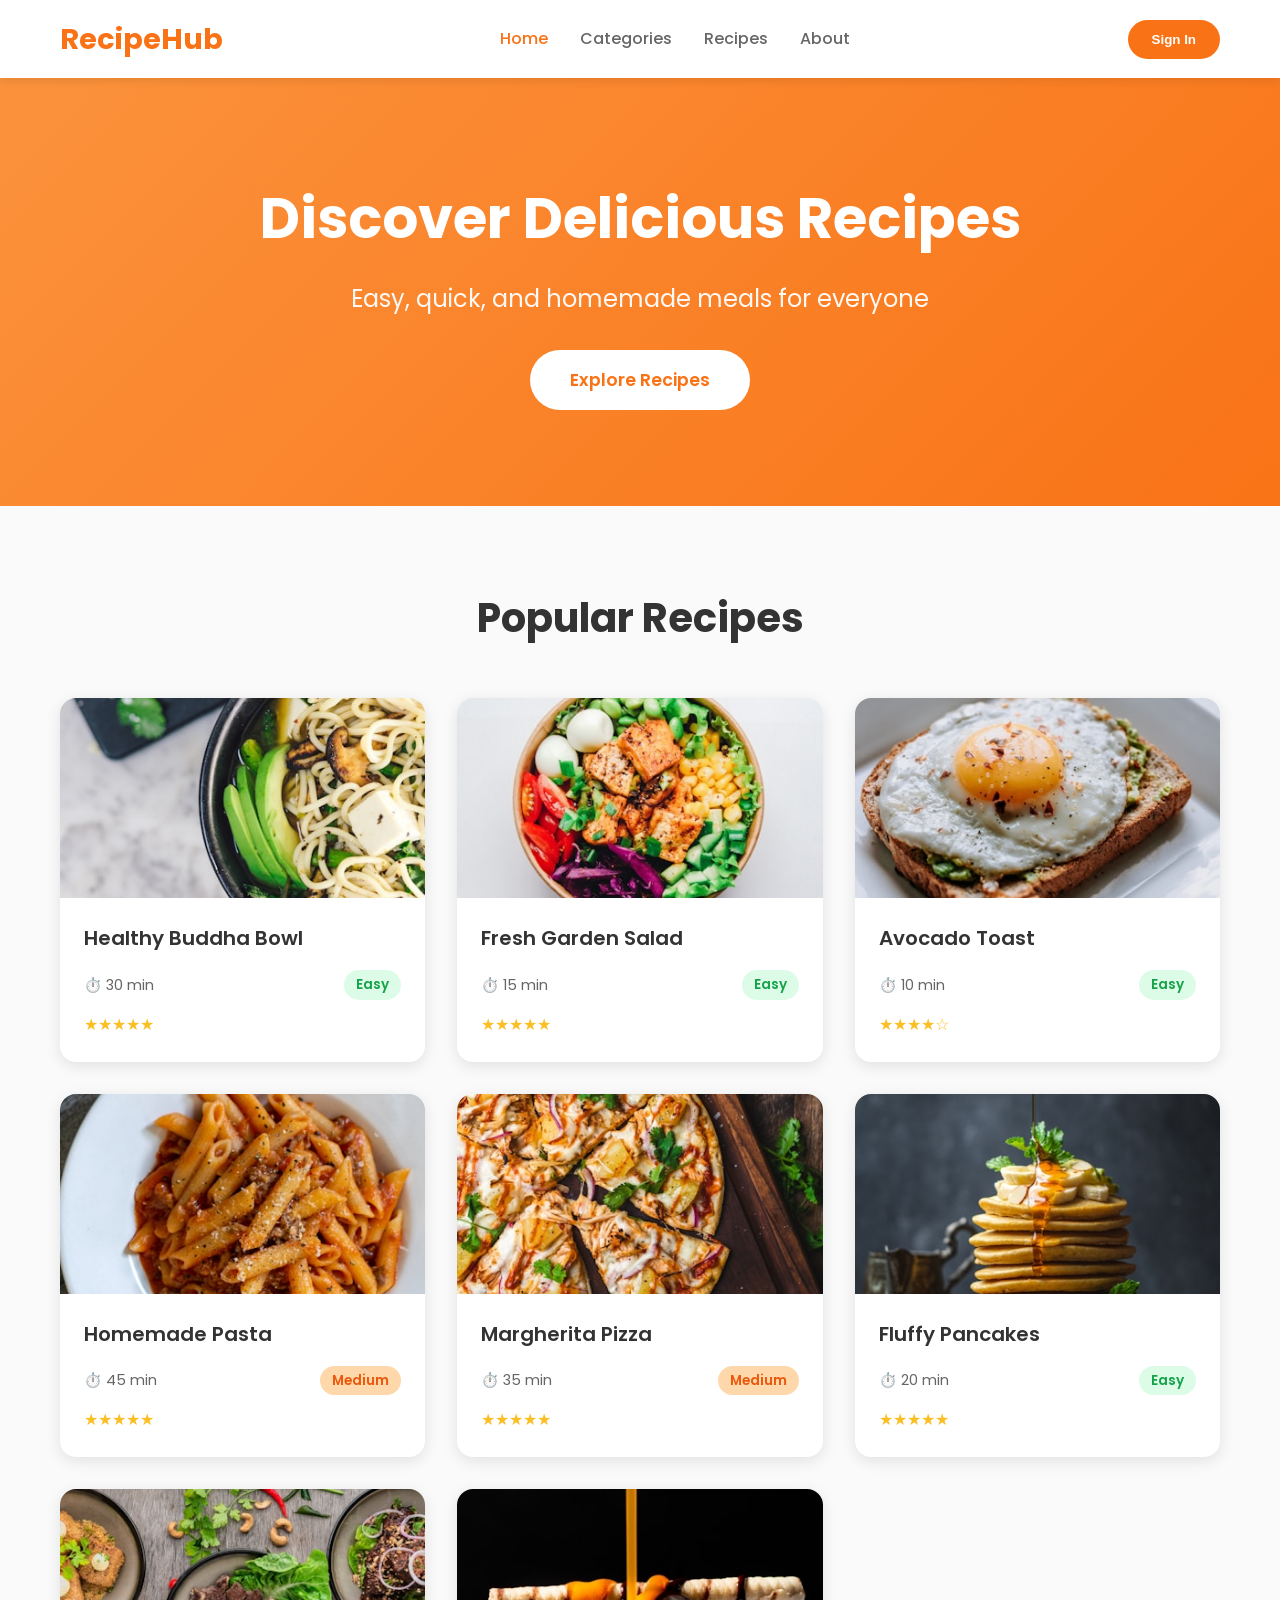
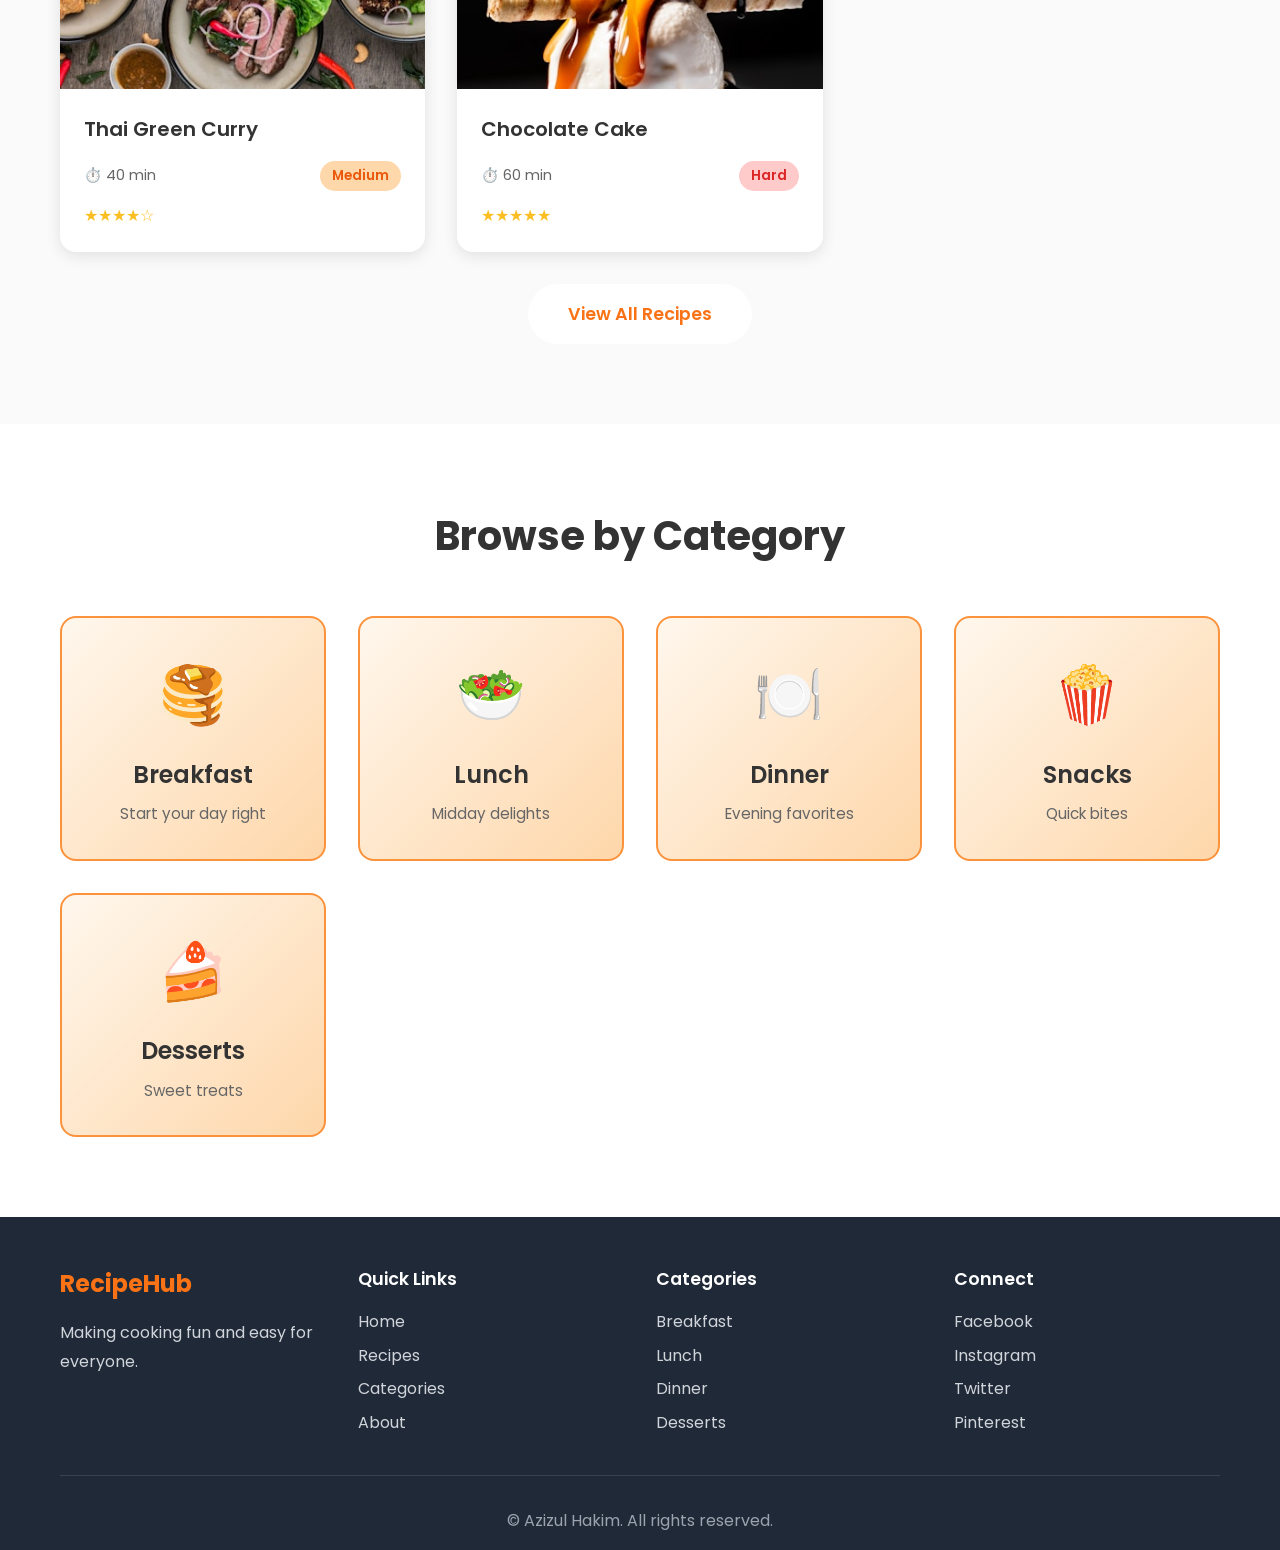
<file: index.html>
<!DOCTYPE html>
<html lang="en">
<head>
    <meta charset="UTF-8">
    <meta name="viewport" content="width=device-width, initial-scale=1.0">
    <title>RecipeHub - Home</title>
    <link rel="stylesheet" href="styles.css">
    <link href="https://fonts.googleapis.com/css2?family=Poppins:wght@400;500;600;700&display=swap" rel="stylesheet">
</head>
<body>
    
    <!-- Navigation bar -->
    <nav class="navbar">
        <div class="container">
            <div class="nav-content">
                <a href="index.html" class="logo" style="text-decoration: none;">RecipeHub</a>
                <ul class="nav-links">
                    <li><a href="index.html" class="active">Home</a></li>
                    <li><a href="categories.html">Categories</a></li>
                    <li><a href="recipes.html">Recipes</a></li>
                    <li><a href="about.html">About</a></li>
                </ul>
                <button class="btn-primary">Sign In</button>
            </div>
        </div>
    </nav>

    <!-- hero section with big title -->
    <section class="hero">
        <div class="container">
            <div class="hero-content">
                <h1>Discover Delicious Recipes</h1>
                <p>Easy, quick, and homemade meals for everyone</p>
                <a href="recipes.html" class="btn-hero">Explore Recipes</a>
            </div>
        </div>
    </section>

    <!-- Popular recipes section -->
    <section class="recipes-section">
        <div class="container">
            <h2 class="section-title">Popular Recipes</h2>
            <div class="recipe-grid">
                
                <a href="recipe-details.html" style="text-decoration: none; color: inherit;">
                    <div class="recipe-card">
                        <div class="recipe-image">
                            <img src="Images/healthy salad.jpg" alt="Healthy Buddha Bowl">
                        </div>
                        <div class="recipe-content">
                            <h3>Healthy Buddha Bowl</h3>
                            <div class="recipe-meta">
                                <span class="time">⏱️ 30 min</span>
                                <span class="difficulty easy">Easy</span>
                            </div>
                            <div class="rating"><span>★★★★★</span></div>
                        </div>
                    </div>
                </a>

                <a href="recipe-details.html" style="text-decoration: none; color: inherit;">
                    <div class="recipe-card">
                        <div class="recipe-image">
                            <img src="Images/garden salad.jpg" alt="Fresh Garden Salad">
                        </div>
                        <div class="recipe-content">
                            <h3>Fresh Garden Salad</h3>
                            <div class="recipe-meta">
                                <span class="time">⏱️ 15 min</span>
                                <span class="difficulty easy">Easy</span>
                            </div>
                            <div class="rating"><span>★★★★★</span></div>
                        </div>
                    </div>
                </a>

                <a href="recipe-details.html" style="text-decoration: none; color: inherit;">
                    <div class="recipe-card">
                        <div class="recipe-image">
                            <img src="Images/avocado toast.jpg" alt="Avocado Toast">
                        </div>
                        <div class="recipe-content">
                            <h3>Avocado Toast</h3>
                            <div class="recipe-meta">
                                <span class="time">⏱️ 10 min</span>
                                <span class="difficulty easy">Easy</span>
                            </div>
                            <div class="rating"><span>★★★★☆</span></div>
                        </div>
                    </div>
                </a>

                <a href="recipe-details.html" style="text-decoration: none; color: inherit;">
                    <div class="recipe-card">
                        <div class="recipe-image">
                            <img src="Images/homemade pasta.jpg" alt="Homemade Pasta">
                        </div>
                        <div class="recipe-content">
                            <h3>Homemade Pasta</h3>
                            <div class="recipe-meta">
                                <span class="time">⏱️ 45 min</span>
                                <span class="difficulty medium">Medium</span>
                            </div>
                            <div class="rating"><span>★★★★★</span></div>
                        </div>
                    </div>
                </a>

                <a href="recipe-details.html" style="text-decoration: none; color: inherit;">
                    <div class="recipe-card">
                        <div class="recipe-image">
                            <img src="Images/margherita pizza.jpg" alt="Margherita Pizza">
                        </div>
                        <div class="recipe-content">
                            <h3>Margherita Pizza</h3>
                            <div class="recipe-meta">
                                <span class="time">⏱️ 35 min</span>
                                <span class="difficulty medium">Medium</span>
                            </div>
                            <div class="rating"><span>★★★★★</span></div>
                        </div>
                    </div>
                </a>

                <a href="recipe-details.html" style="text-decoration: none; color: inherit;">
                    <div class="recipe-card">
                        <div class="recipe-image">
                            <img src="Images/fluffy pancakes.jpg" alt="Pancake Stack">
                        </div>
                        <div class="recipe-content">
                            <h3>Fluffy Pancakes</h3>
                            <div class="recipe-meta">
                                <span class="time">⏱️ 20 min</span>
                                <span class="difficulty easy">Easy</span>
                            </div>
                            <div class="rating"><span>★★★★★</span></div>
                        </div>
                    </div>
                </a>

                <a href="recipe-details.html" style="text-decoration: none; color: inherit;">
                    <div class="recipe-card">
                        <div class="recipe-image">
                            <img src="Images/thai green curry.jpg" alt="Thai Green Curry">
                        </div>
                        <div class="recipe-content">
                            <h3>Thai Green Curry</h3>
                            <div class="recipe-meta">
                                <span class="time">⏱️ 40 min</span>
                                <span class="difficulty medium">Medium</span>
                            </div>
                            <div class="rating"><span>★★★★☆</span></div>
                        </div>
                    </div>
                </a>

                <a href="recipe-details.html" style="text-decoration: none; color: inherit;">
                    <div class="recipe-card">
                        <div class="recipe-image">
                            <img src="Images/chocolate cake.jpg" alt="Chocolate Cake">
                        </div>
                        <div class="recipe-content">
                            <h3>Chocolate Cake</h3>
                            <div class="recipe-meta">
                                <span class="time">⏱️ 60 min</span>
                                <span class="difficulty hard">Hard</span>
                            </div>
                            <div class="rating"><span>★★★★★</span></div>
                        </div>
                    </div>
                </a>

            </div>
            <div style="text-align: center; margin-top: 2rem;">
                <a href="recipes.html" class="btn-hero">View All Recipes</a>
            </div>
        </div>
    </section>

    <!-- categories section -->
    <section class="categories-section">
        <div class="container">
            <h2 class="section-title">Browse by Category</h2>
            <div class="categories-grid">
                <a href="categories.html" class="category-card">
                    <div class="category-icon">🥞</div>
                    <h3>Breakfast</h3>
                    <p>Start your day right</p>
                </a>
                <a href="categories.html" class="category-card">
                    <div class="category-icon">🥗</div>
                    <h3>Lunch</h3>
                    <p>Midday delights</p>
                </a>
                <a href="categories.html" class="category-card">
                    <div class="category-icon">🍽️</div>
                    <h3>Dinner</h3>
                    <p>Evening favorites</p>
                </a>
                <a href="categories.html" class="category-card">
                    <div class="category-icon">🍿</div>
                    <h3>Snacks</h3>
                    <p>Quick bites</p>
                </a>
                <a href="categories.html" class="category-card">
                    <div class="category-icon">🍰</div>
                    <h3>Desserts</h3>
                    <p>Sweet treats</p>
                </a>
            </div>
        </div>
    </section>

    <!-- Footer section -->
    <footer class="footer">
        <div class="container">
            <div class="footer-content">
                <div class="footer-section">
                    <h3>RecipeHub</h3>
                    <p>Making cooking fun and easy for everyone.</p>
                </div>
                <div class="footer-section">
                    <h4>Quick Links</h4>
                    <ul>
                        <li><a href="index.html">Home</a></li>
                        <li><a href="recipes.html">Recipes</a></li>
                        <li><a href="categories.html">Categories</a></li>
                        <li><a href="about.html">About</a></li>
                    </ul>
                </div>
                <div class="footer-section">
                    <h4>Categories</h4>
                    <ul>
                        <li><a href="categories.html">Breakfast</a></li>
                        <li><a href="categories.html">Lunch</a></li>
                        <li><a href="categories.html">Dinner</a></li>
                        <li><a href="categories.html">Desserts</a></li>
                    </ul>
                </div>
                <div class="footer-section">
                    <h4>Connect</h4>
                    <ul>
                        <li><a href="#">Facebook</a></li>
                        <li><a href="#">Instagram</a></li>
                        <li><a href="#">Twitter</a></li>
                        <li><a href="#">Pinterest</a></li>
                    </ul>
                </div>
            </div>
            <div class="footer-bottom">
                <p>&copy; Azizul Hakim. All rights reserved.</p>
            </div>
        </div>
    </footer>
    
</body>
</html>
</file>
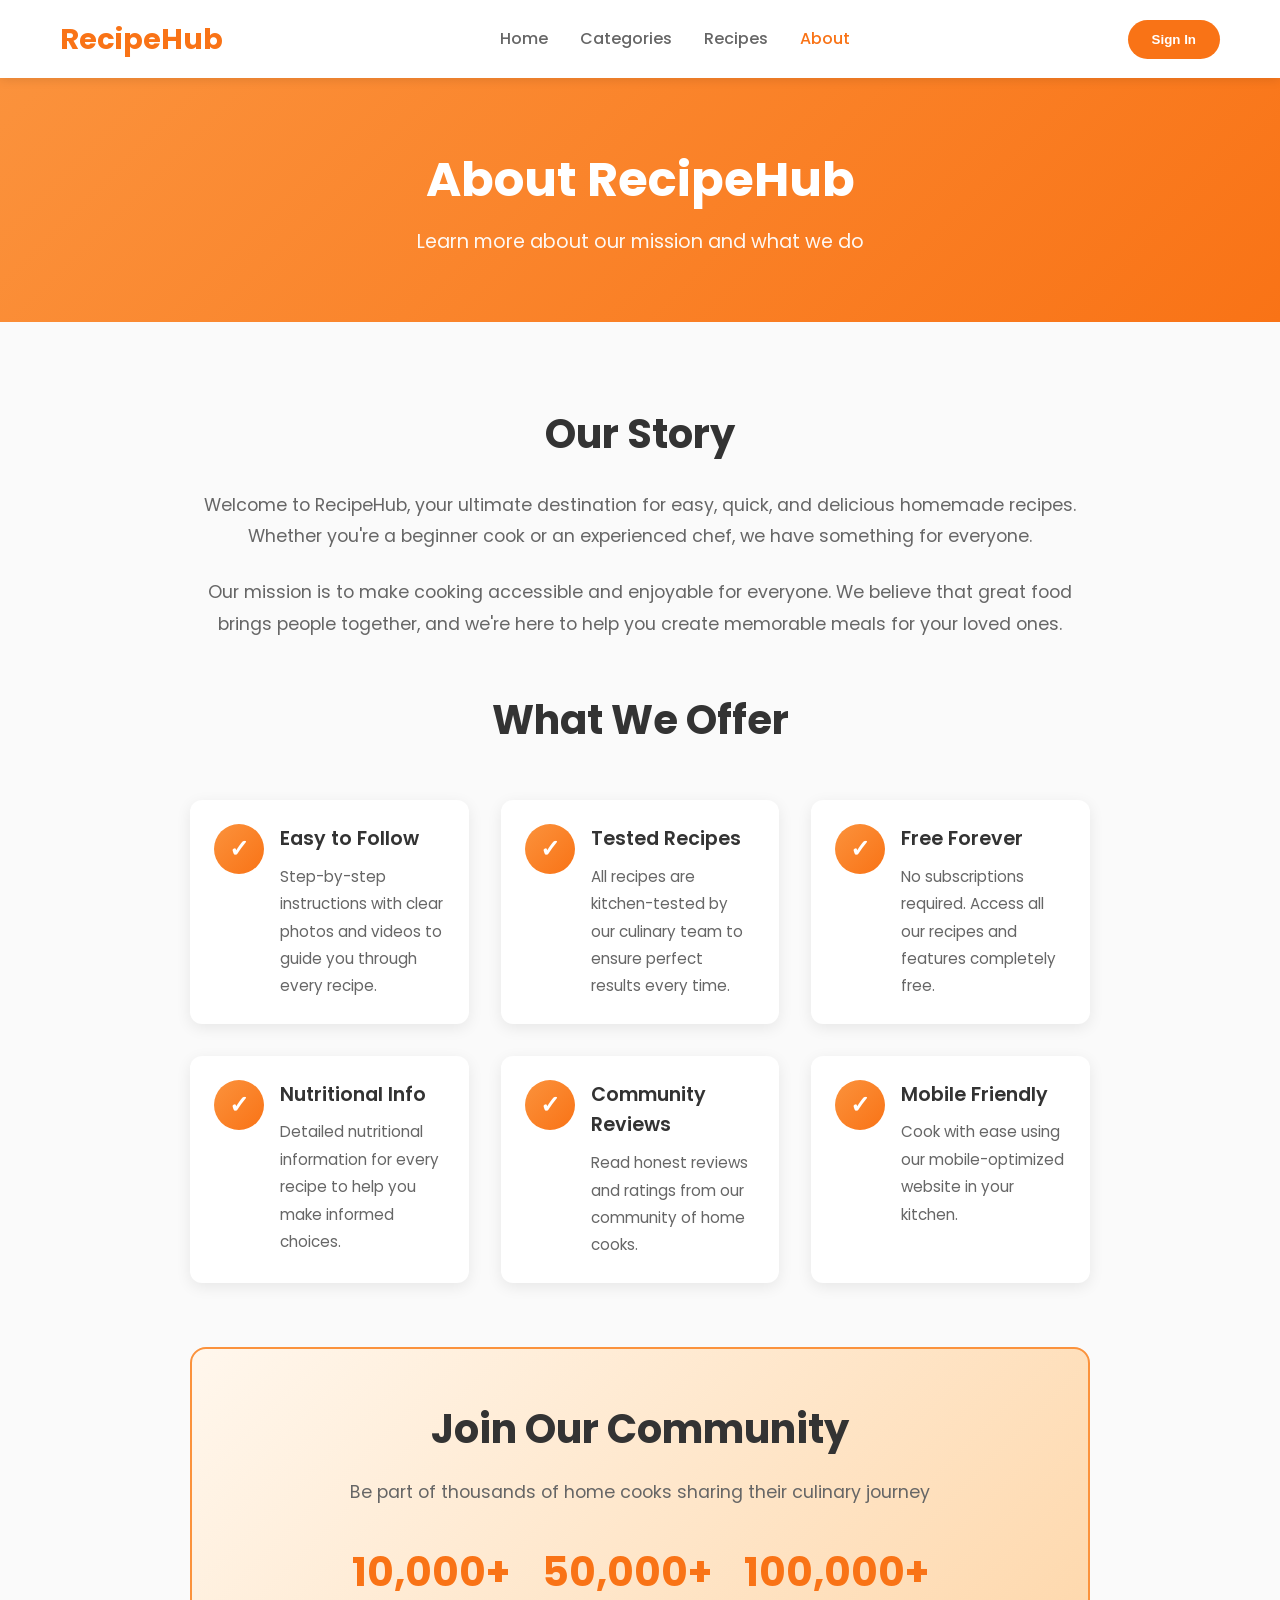
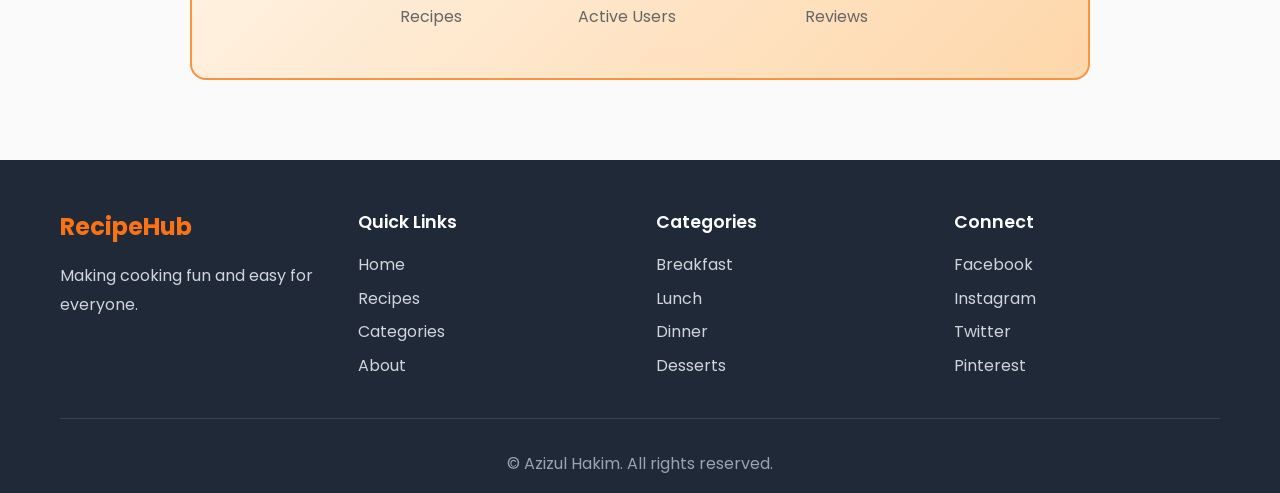
<file: about.html>
<!DOCTYPE html>
<html lang="en">
<head>
    <meta charset="UTF-8">
    <meta name="viewport" content="width=device-width, initial-scale=1.0">
    <title>About Us - RecipeHub</title>
    <link rel="stylesheet" href="styles.css">
    <link href="https://fonts.googleapis.com/css2?family=Poppins:wght@400;500;600;700&display=swap" rel="stylesheet">
</head>
<body>
    
    <nav class="navbar">
        <div class="container">
            <div class="nav-content">
                <a href="index.html" class="logo" style="text-decoration: none;">RecipeHub</a>
                <ul class="nav-links">
                    <li><a href="index.html">Home</a></li>
                    <li><a href="categories.html">Categories</a></li>
                    <li><a href="recipes.html">Recipes</a></li>
                    <li><a href="about.html" class="active">About</a></li>
                </ul>
                <button class="btn-primary">Sign In</button>
            </div>
        </div>
    </nav>

    <section class="page-header">
        <div class="container">
            <h1>About RecipeHub</h1>
            <p>Learn more about our mission and what we do</p>
        </div>
    </section>

    <section class="about-section">
        <div class="container">
            <div class="about-content">
                <h2>Our Story</h2>
                <p>Welcome to RecipeHub, your ultimate destination for easy, quick, and delicious homemade recipes. Whether you're a beginner cook or an experienced chef, we have something for everyone.</p>
                <p>Our mission is to make cooking accessible and enjoyable for everyone. We believe that great food brings people together, and we're here to help you create memorable meals for your loved ones.</p>
                
                <h2 style="margin-top: 3rem;">What We Offer</h2>
                <div class="features">
                    
                    <div class="feature">
                        <div class="feature-icon">✓</div>
                        <div>
                            <h4>Easy to Follow</h4>
                            <p>Step-by-step instructions with clear photos and videos to guide you through every recipe.</p>
                        </div>
                    </div>

                    <div class="feature">
                        <div class="feature-icon">✓</div>
                        <div>
                            <h4>Tested Recipes</h4>
                            <p>All recipes are kitchen-tested by our culinary team to ensure perfect results every time.</p>
                        </div>
                    </div>

                    <div class="feature">
                        <div class="feature-icon">✓</div>
                        <div>
                            <h4>Free Forever</h4>
                            <p>No subscriptions required. Access all our recipes and features completely free.</p>
                        </div>
                    </div>

                    <div class="feature">
                        <div class="feature-icon">✓</div>
                        <div>
                            <h4>Nutritional Info</h4>
                            <p>Detailed nutritional information for every recipe to help you make informed choices.</p>
                        </div>
                    </div>

                    <div class="feature">
                        <div class="feature-icon">✓</div>
                        <div>
                            <h4>Community Reviews</h4>
                            <p>Read honest reviews and ratings from our community of home cooks.</p>
                        </div>
                    </div>

                    <div class="feature">
                        <div class="feature-icon">✓</div>
                        <div>
                            <h4>Mobile Friendly</h4>
                            <p>Cook with ease using our mobile-optimized website in your kitchen.</p>
                        </div>
                    </div>

                </div>

                <!-- stats section -->
                <div style="margin-top: 4rem; text-align: center; background: linear-gradient(135deg, #fff7ed 0%, #fed7aa 100%); padding: 3rem; border-radius: 16px; border: 2px solid #fb923c;">
                    <h2 style="margin-bottom: 1rem;">Join Our Community</h2>
                    <p style="font-size: 1.1rem; margin-bottom: 2rem;">Be part of thousands of home cooks sharing their culinary journey</p>
                    <div style="display: flex; justify-content: center; gap: 2rem; flex-wrap: wrap;">
                        <div>
                            <div style="font-size: 2.5rem; font-weight: 700; color: #f97316;">10,000+</div>
                            <div style="color: #666;">Recipes</div>
                        </div>
                        <div>
                            <div style="font-size: 2.5rem; font-weight: 700; color: #f97316;">50,000+</div>
                            <div style="color: #666;">Active Users</div>
                        </div>
                        <div>
                            <div style="font-size: 2.5rem; font-weight: 700; color: #f97316;">100,000+</div>
                            <div style="color: #666;">Reviews</div>
                        </div>
                    </div>
                </div>

            </div>
        </div>
    </section>

    <footer class="footer">
        <div class="container">
            <div class="footer-content">
                <div class="footer-section">
                    <h3>RecipeHub</h3>
                    <p>Making cooking fun and easy for everyone.</p>
                </div>
                <div class="footer-section">
                    <h4>Quick Links</h4>
                    <ul>
                        <li><a href="index.html">Home</a></li>
                        <li><a href="recipes.html">Recipes</a></li>
                        <li><a href="categories.html">Categories</a></li>
                        <li><a href="about.html">About</a></li>
                    </ul>
                </div>
                <div class="footer-section">
                    <h4>Categories</h4>
                    <ul>
                        <li><a href="categories.html">Breakfast</a></li>
                        <li><a href="categories.html">Lunch</a></li>
                        <li><a href="categories.html">Dinner</a></li>
                        <li><a href="categories.html">Desserts</a></li>
                    </ul>
                </div>
                <div class="footer-section">
                    <h4>Connect</h4>
                    <ul>
                        <li><a href="#">Facebook</a></li>
                        <li><a href="#">Instagram</a></li>
                        <li><a href="#">Twitter</a></li>
                        <li><a href="#">Pinterest</a></li>
                    </ul>
                </div>
            </div>
            <div class="footer-bottom">
                <p>&copy; Azizul Hakim. All rights reserved.</p>
            </div>
        </div>
    </footer>
    
</body>
</html>
</file>
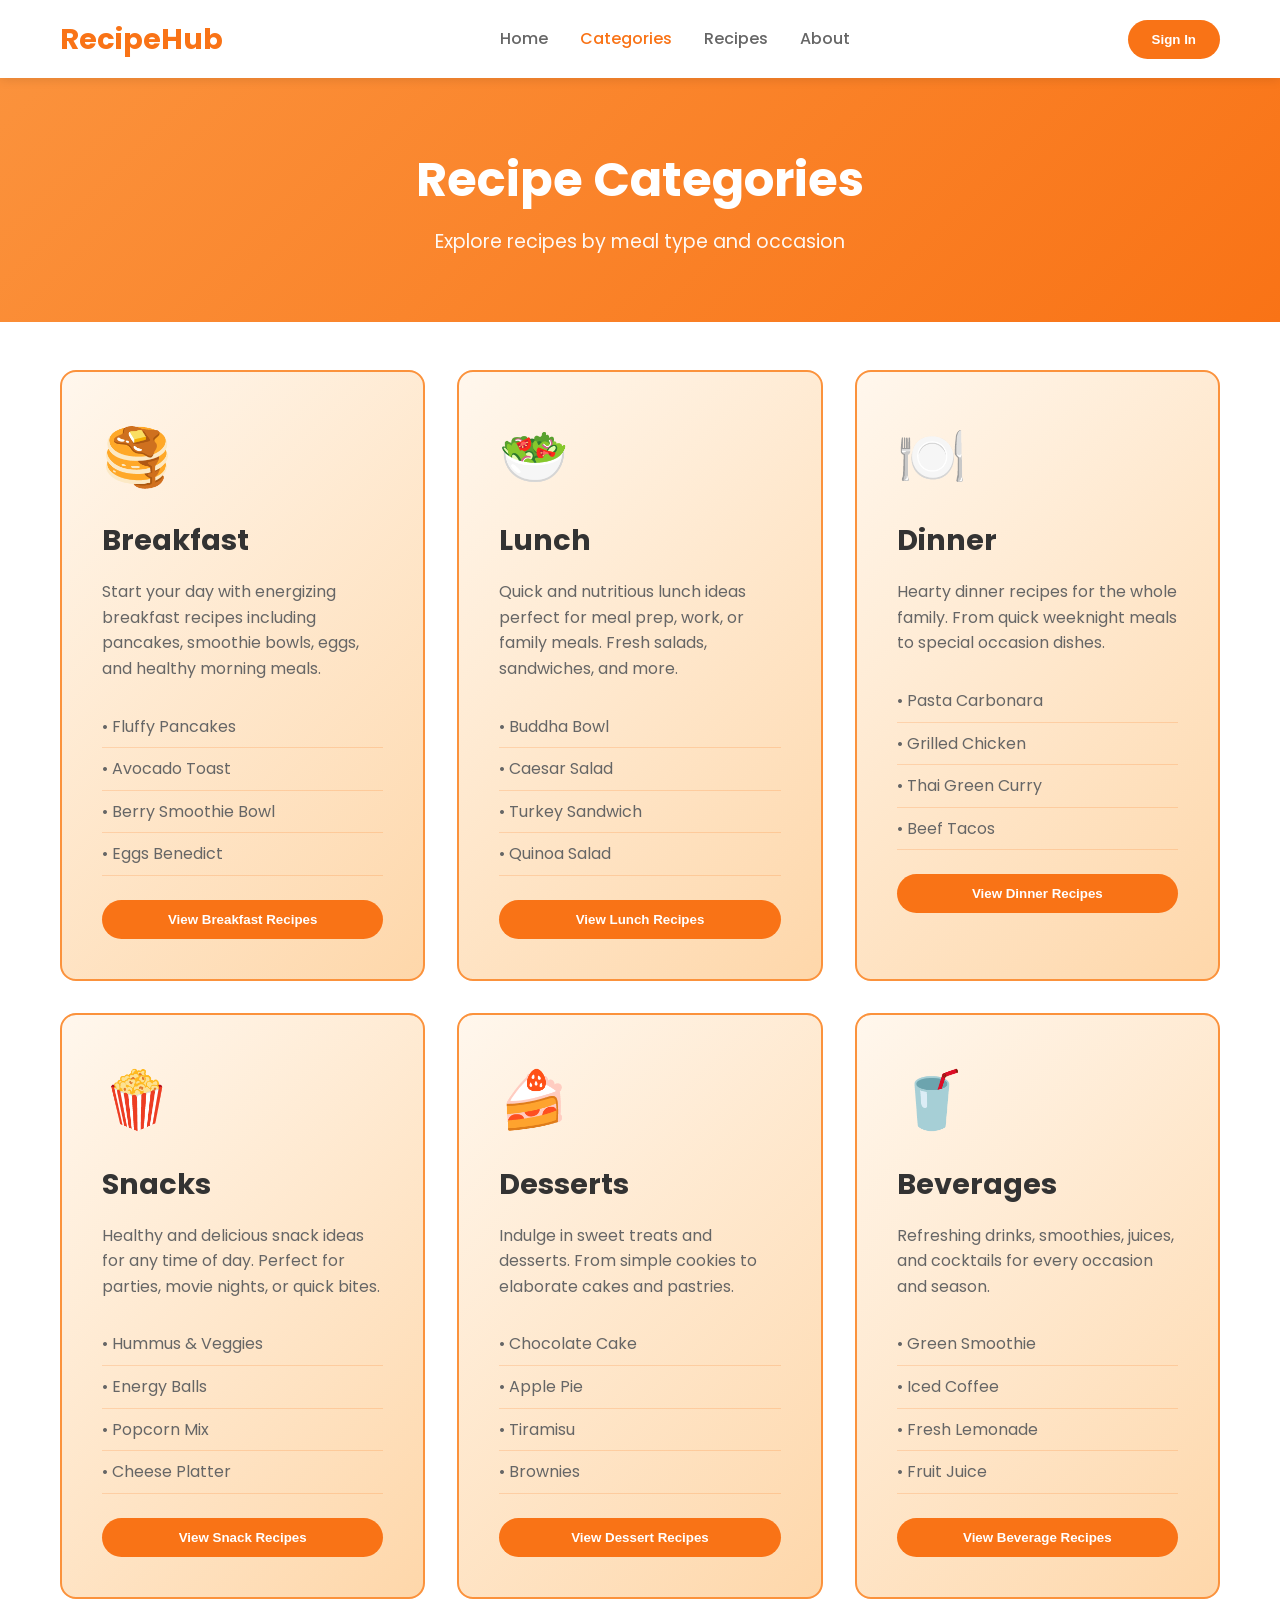
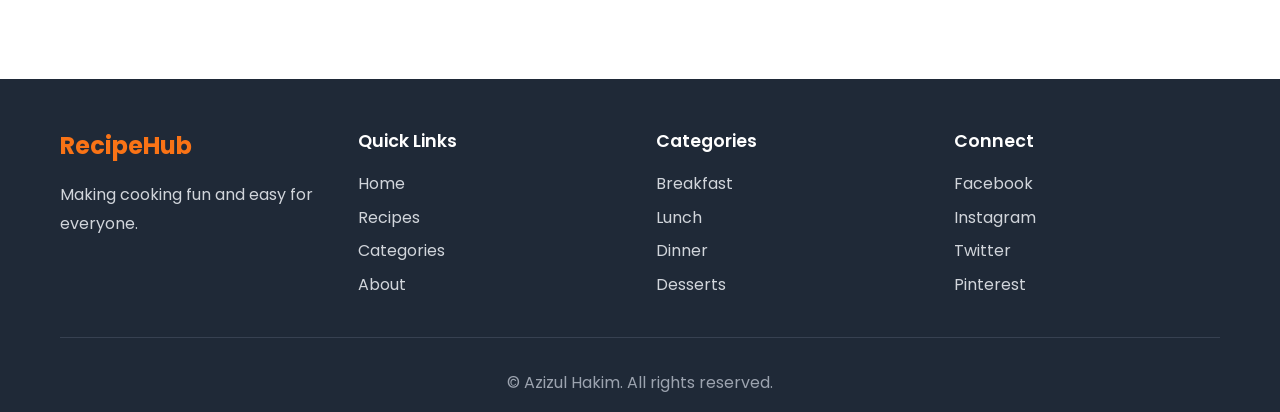
<file: categories.html>
<!DOCTYPE html>
<html lang="en">
<head>
    <meta charset="UTF-8">
    <meta name="viewport" content="width=device-width, initial-scale=1.0">
    <title>Categories - RecipeHub</title>
    <link rel="stylesheet" href="styles.css">
    <link href="https://fonts.googleapis.com/css2?family=Poppins:wght@400;500;600;700&display=swap" rel="stylesheet">
</head>
<body>
    
    <nav class="navbar">
        <div class="container">
            <div class="nav-content">
                <a href="index.html" class="logo" style="text-decoration: none;">RecipeHub</a>
                <ul class="nav-links">
                    <li><a href="index.html">Home</a></li>
                    <li><a href="categories.html" class="active">Categories</a></li>
                    <li><a href="recipes.html">Recipes</a></li>
                    <li><a href="about.html">About</a></li>
                </ul>
                <button class="btn-primary">Sign In</button>
            </div>
        </div>
    </nav>

    <section class="page-header">
        <div class="container">
            <h1>Recipe Categories</h1>
            <p>Explore recipes by meal type and occasion</p>
        </div>
    </section>

    <section class="categories-section" style="padding-top: 3rem;">
        <div class="container">
            <div style="display: grid; grid-template-columns: repeat(auto-fit, minmax(350px, 1fr)); gap: 2rem;">
                
                <!-- breakfast category -->
                <div style="background: linear-gradient(135deg, #fff7ed 0%, #fed7aa 100%); border: 2px solid #fb923c; border-radius: 16px; padding: 2.5rem; transition: transform 0.3s;">
                    <div class="category-icon">🥞</div>
                    <h3 style="font-size: 1.8rem; margin-top: 1rem;">Breakfast</h3>
                    <p style="color: #666; margin: 1rem 0;">Start your day with energizing breakfast recipes including pancakes, smoothie bowls, eggs, and healthy morning meals.</p>
                    <ul style="list-style: none; padding: 0; margin: 1.5rem 0;">
                        <li style="padding: 0.5rem 0; color: #666; border-bottom: 1px solid rgba(249, 115, 22, 0.2);">• Fluffy Pancakes</li>
                        <li style="padding: 0.5rem 0; color: #666; border-bottom: 1px solid rgba(249, 115, 22, 0.2);">• Avocado Toast</li>
                        <li style="padding: 0.5rem 0; color: #666; border-bottom: 1px solid rgba(249, 115, 22, 0.2);">• Berry Smoothie Bowl</li>
                        <li style="padding: 0.5rem 0; color: #666; border-bottom: 1px solid rgba(249, 115, 22, 0.2);">• Eggs Benedict</li>
                    </ul>
                    <button style="background-color: #f97316; color: white; border: none; padding: 0.75rem 2rem; border-radius: 50px; width: 100%; cursor: pointer; font-weight: 600;">View Breakfast Recipes</button>
                </div>

                <!-- lunch -->
                <div style="background: linear-gradient(135deg, #fff7ed 0%, #fed7aa 100%); border: 2px solid #fb923c; border-radius: 16px; padding: 2.5rem;">
                    <div class="category-icon">🥗</div>
                    <h3 style="font-size: 1.8rem; margin-top: 1rem;">Lunch</h3>
                    <p style="color: #666; margin: 1rem 0;">Quick and nutritious lunch ideas perfect for meal prep, work, or family meals. Fresh salads, sandwiches, and more.</p>
                    <ul style="list-style: none; padding: 0; margin: 1.5rem 0;">
                        <li style="padding: 0.5rem 0; color: #666; border-bottom: 1px solid rgba(249, 115, 22, 0.2);">• Buddha Bowl</li>
                        <li style="padding: 0.5rem 0; color: #666; border-bottom: 1px solid rgba(249, 115, 22, 0.2);">• Caesar Salad</li>
                        <li style="padding: 0.5rem 0; color: #666; border-bottom: 1px solid rgba(249, 115, 22, 0.2);">• Turkey Sandwich</li>
                        <li style="padding: 0.5rem 0; color: #666; border-bottom: 1px solid rgba(249, 115, 22, 0.2);">• Quinoa Salad</li>
                    </ul>
                    <button style="background-color: #f97316; color: white; border: none; padding: 0.75rem 2rem; border-radius: 50px; width: 100%; cursor: pointer; font-weight: 600;">View Lunch Recipes</button>
                </div>

                <!-- dinner -->
                <div style="background: linear-gradient(135deg, #fff7ed 0%, #fed7aa 100%); border: 2px solid #fb923c; border-radius: 16px; padding: 2.5rem;">
                    <div class="category-icon">🍽️</div>
                    <h3 style="font-size: 1.8rem; margin-top: 1rem;">Dinner</h3>
                    <p style="color: #666; margin: 1rem 0;">Hearty dinner recipes for the whole family. From quick weeknight meals to special occasion dishes.</p>
                    <ul style="list-style: none; padding: 0; margin: 1.5rem 0;">
                        <li style="padding: 0.5rem 0; color: #666; border-bottom: 1px solid rgba(249, 115, 22, 0.2);">• Pasta Carbonara</li>
                        <li style="padding: 0.5rem 0; color: #666; border-bottom: 1px solid rgba(249, 115, 22, 0.2);">• Grilled Chicken</li>
                        <li style="padding: 0.5rem 0; color: #666; border-bottom: 1px solid rgba(249, 115, 22, 0.2);">• Thai Green Curry</li>
                        <li style="padding: 0.5rem 0; color: #666; border-bottom: 1px solid rgba(249, 115, 22, 0.2);">• Beef Tacos</li>
                    </ul>
                    <button style="background-color: #f97316; color: white; border: none; padding: 0.75rem 2rem; border-radius: 50px; width: 100%; cursor: pointer; font-weight: 600;">View Dinner Recipes</button>
                </div>

                <div style="background: linear-gradient(135deg, #fff7ed 0%, #fed7aa 100%); border: 2px solid #fb923c; border-radius: 16px; padding: 2.5rem;">
                    <div class="category-icon">🍿</div>
                    <h3 style="font-size: 1.8rem; margin-top: 1rem;">Snacks</h3>
                    <p style="color: #666; margin: 1rem 0;">Healthy and delicious snack ideas for any time of day. Perfect for parties, movie nights, or quick bites.</p>
                    <ul style="list-style: none; padding: 0; margin: 1.5rem 0;">
                        <li style="padding: 0.5rem 0; color: #666; border-bottom: 1px solid rgba(249, 115, 22, 0.2);">• Hummus & Veggies</li>
                        <li style="padding: 0.5rem 0; color: #666; border-bottom: 1px solid rgba(249, 115, 22, 0.2);">• Energy Balls</li>
                        <li style="padding: 0.5rem 0; color: #666; border-bottom: 1px solid rgba(249, 115, 22, 0.2);">• Popcorn Mix</li>
                        <li style="padding: 0.5rem 0; color: #666; border-bottom: 1px solid rgba(249, 115, 22, 0.2);">• Cheese Platter</li>
                    </ul>
                    <button style="background-color: #f97316; color: white; border: none; padding: 0.75rem 2rem; border-radius: 50px; width: 100%; cursor: pointer; font-weight: 600;">View Snack Recipes</button>
                </div>

                <div style="background: linear-gradient(135deg, #fff7ed 0%, #fed7aa 100%); border: 2px solid #fb923c; border-radius: 16px; padding: 2.5rem;">
                    <div class="category-icon">🍰</div>
                    <h3 style="font-size: 1.8rem; margin-top: 1rem;">Desserts</h3>
                    <p style="color: #666; margin: 1rem 0;">Indulge in sweet treats and desserts. From simple cookies to elaborate cakes and pastries.</p>
                    <ul style="list-style: none; padding: 0; margin: 1.5rem 0;">
                        <li style="padding: 0.5rem 0; color: #666; border-bottom: 1px solid rgba(249, 115, 22, 0.2);">• Chocolate Cake</li>
                        <li style="padding: 0.5rem 0; color: #666; border-bottom: 1px solid rgba(249, 115, 22, 0.2);">• Apple Pie</li>
                        <li style="padding: 0.5rem 0; color: #666; border-bottom: 1px solid rgba(249, 115, 22, 0.2);">• Tiramisu</li>
                        <li style="padding: 0.5rem 0; color: #666; border-bottom: 1px solid rgba(249, 115, 22, 0.2);">• Brownies</li>
                    </ul>
                    <button style="background-color: #f97316; color: white; border: none; padding: 0.75rem 2rem; border-radius: 50px; width: 100%; cursor: pointer; font-weight: 600;">View Dessert Recipes</button>
                </div>

                <div style="background: linear-gradient(135deg, #fff7ed 0%, #fed7aa 100%); border: 2px solid #fb923c; border-radius: 16px; padding: 2.5rem;">
                    <div class="category-icon">🥤</div>
                    <h3 style="font-size: 1.8rem; margin-top: 1rem;">Beverages</h3>
                    <p style="color: #666; margin: 1rem 0;">Refreshing drinks, smoothies, juices, and cocktails for every occasion and season.</p>
                    <ul style="list-style: none; padding: 0; margin: 1.5rem 0;">
                        <li style="padding: 0.5rem 0; color: #666; border-bottom: 1px solid rgba(249, 115, 22, 0.2);">• Green Smoothie</li>
                        <li style="padding: 0.5rem 0; color: #666; border-bottom: 1px solid rgba(249, 115, 22, 0.2);">• Iced Coffee</li>
                        <li style="padding: 0.5rem 0; color: #666; border-bottom: 1px solid rgba(249, 115, 22, 0.2);">• Fresh Lemonade</li>
                        <li style="padding: 0.5rem 0; color: #666; border-bottom: 1px solid rgba(249, 115, 22, 0.2);">• Fruit Juice</li>
                    </ul>
                    <button style="background-color: #f97316; color: white; border: none; padding: 0.75rem 2rem; border-radius: 50px; width: 100%; cursor: pointer; font-weight: 600;">View Beverage Recipes</button>
                </div>

            </div>
        </div>
    </section>

    <!-- footer -->
    <footer class="footer">
        <div class="container">
            <div class="footer-content">
                <div class="footer-section">
                    <h3>RecipeHub</h3>
                    <p>Making cooking fun and easy for everyone.</p>
                </div>
                <div class="footer-section">
                    <h4>Quick Links</h4>
                    <ul>
                        <li><a href="index.html">Home</a></li>
                        <li><a href="recipes.html">Recipes</a></li>
                        <li><a href="categories.html">Categories</a></li>
                        <li><a href="about.html">About</a></li>
                    </ul>
                </div>
                <div class="footer-section">
                    <h4>Categories</h4>
                    <ul>
                        <li><a href="categories.html">Breakfast</a></li>
                        <li><a href="categories.html">Lunch</a></li>
                        <li><a href="categories.html">Dinner</a></li>
                        <li><a href="categories.html">Desserts</a></li>
                    </ul>
                </div>
                <div class="footer-section">
                    <h4>Connect</h4>
                    <ul>
                        <li><a href="#">Facebook</a></li>
                        <li><a href="#">Instagram</a></li>
                        <li><a href="#">Twitter</a></li>
                        <li><a href="#">Pinterest</a></li>
                    </ul>
                </div>
            </div>
            <div class="footer-bottom">
                <p>&copy; Azizul Hakim. All rights reserved.</p>
            </div>
        </div>
    </footer>
    
</body>
</html>
</file>
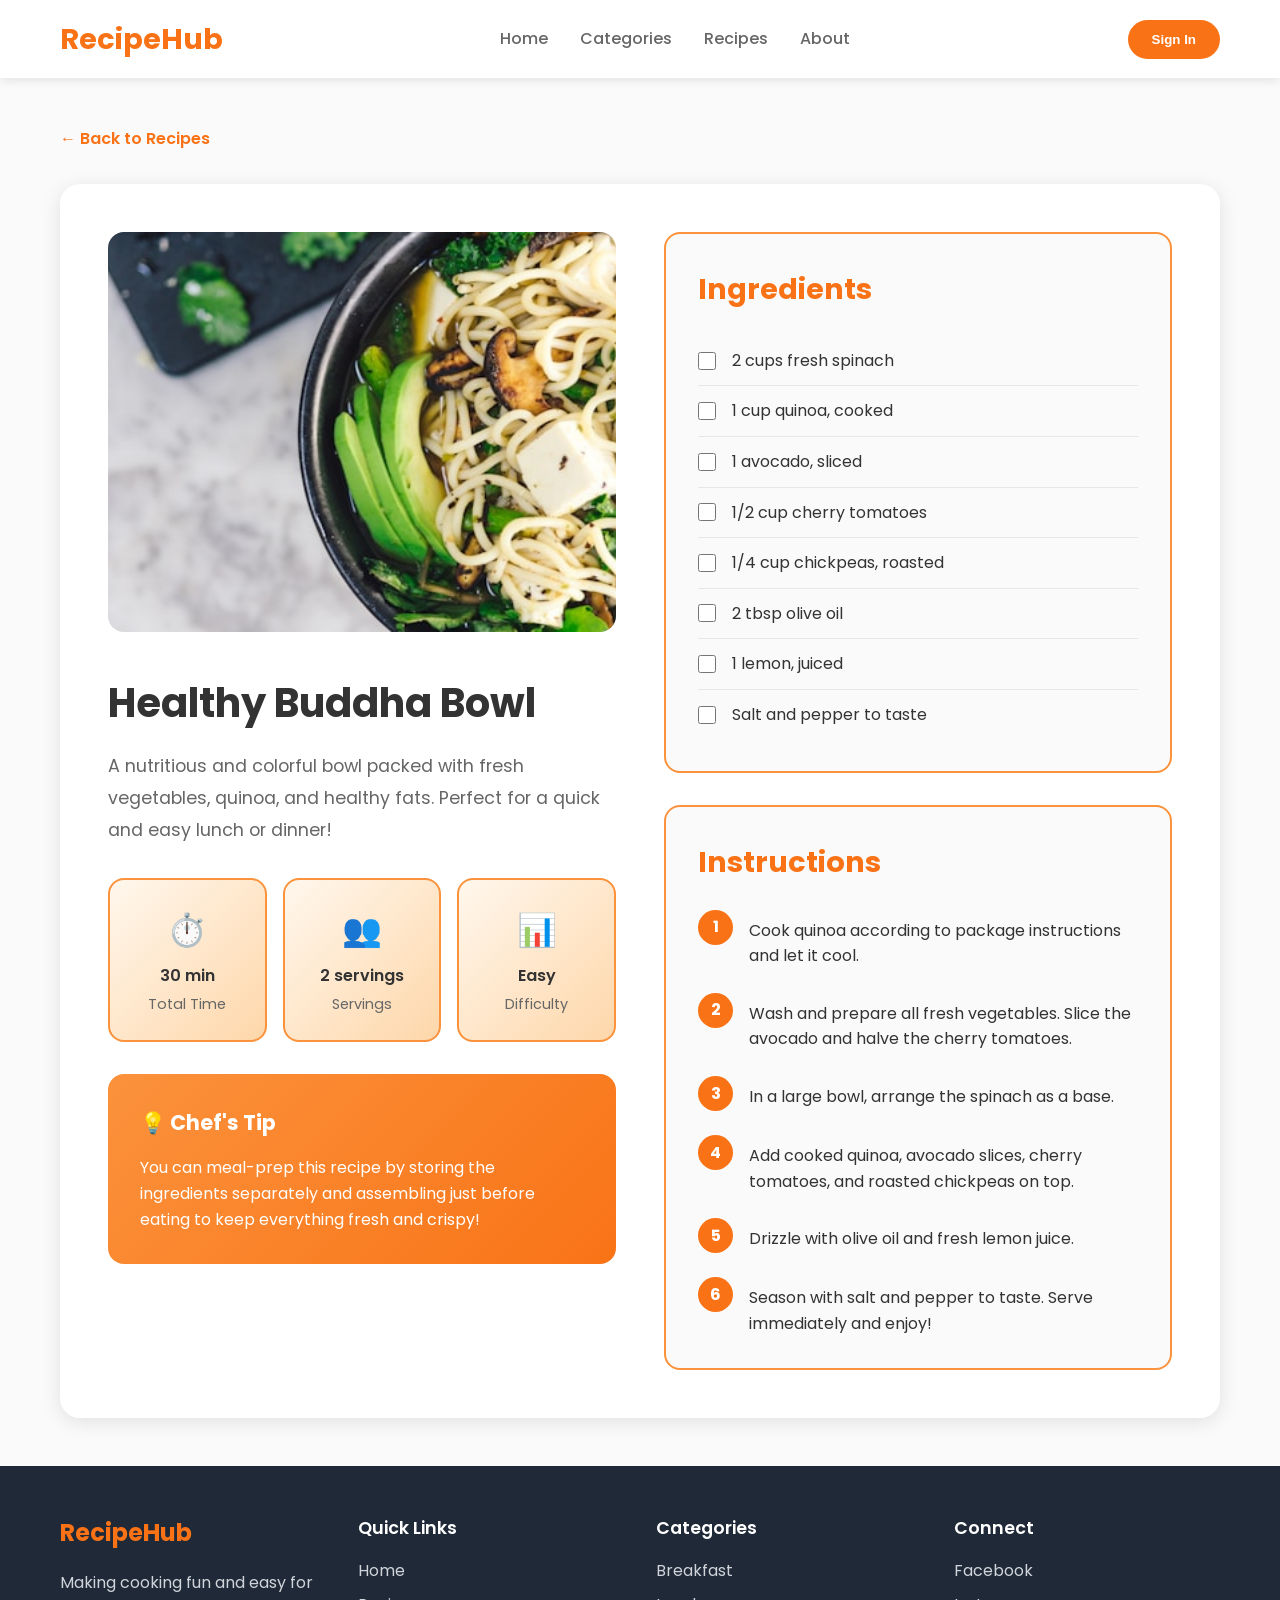
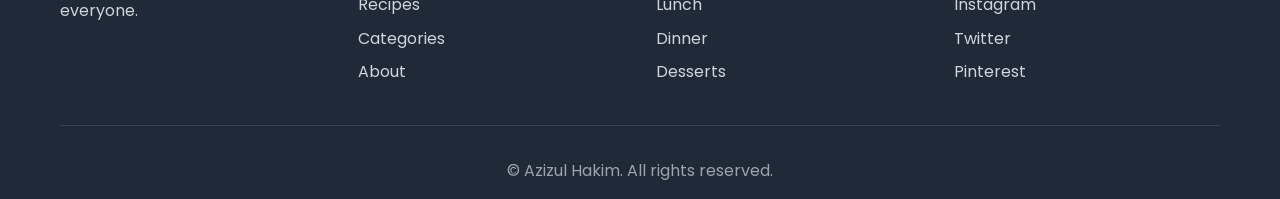
<file: recipe-details.html>
<!DOCTYPE html>
<html lang="en">
<head>
    <meta charset="UTF-8">
    <meta name="viewport" content="width=device-width, initial-scale=1.0">
    <title>Healthy Buddha Bowl - RecipeHub</title>
    <link rel="stylesheet" href="styles.css">
    <link href="https://fonts.googleapis.com/css2?family=Poppins:wght@400;500;600;700&display=swap" rel="stylesheet">
</head>
<body>
    
    <nav class="navbar">
        <div class="container">
            <div class="nav-content">
                <a href="index.html" class="logo" style="text-decoration: none;">RecipeHub</a>
                <ul class="nav-links">
                    <li><a href="index.html">Home</a></li>
                    <li><a href="categories.html">Categories</a></li>
                    <li><a href="recipes.html">Recipes</a></li>
                    <li><a href="about.html">About</a></li>
                </ul>
                <button class="btn-primary">Sign In</button>
            </div>
        </div>
    </nav>

    <!-- recipe details page -->
    <section style="background-color: #fafafa; padding: 3rem 0;">
        <div class="container">
            <a href="recipes.html" style="color: #f97316; text-decoration: none; font-weight: 600; display: inline-block; margin-bottom: 2rem;">
                ← Back to Recipes
            </a>
            
            <div style="display: grid; grid-template-columns: 1fr 1fr; gap: 3rem; background: white; padding: 3rem; border-radius: 20px; box-shadow: 0 4px 20px rgba(0,0,0,0.1);">
                
                <!-- left side with image and info -->
                <div>
                    <img src="Images/healthy salad.jpg" 
                         alt="Healthy Buddha Bowl" 
                         style="width: 100%; height: 400px; object-fit: cover; border-radius: 16px; margin-bottom: 2rem;">
                    
                    <h1 style="font-size: 2.5rem; color: #333; margin-bottom: 1rem;">Healthy Buddha Bowl</h1>
                    
                    <p style="color: #666; font-size: 1.1rem; line-height: 1.8; margin-bottom: 2rem;">
                        A nutritious and colorful bowl packed with fresh vegetables, quinoa, and healthy fats. 
                        Perfect for a quick and easy lunch or dinner!
                    </p>

                    <!-- recipe stats -->
                    <div style="display: grid; grid-template-columns: repeat(3, 1fr); gap: 1rem; margin-bottom: 2rem;">
                        <div style="background: linear-gradient(135deg, #fff7ed 0%, #fed7aa 100%); border: 2px solid #fb923c; border-radius: 16px; padding: 1.5rem; text-align: center;">
                            <div style="font-size: 2rem; margin-bottom: 0.5rem;">⏱️</div>
                            <div style="font-weight: 600; color: #333; margin-bottom: 0.25rem;">30 min</div>
                            <div style="font-size: 0.9rem; color: #666;">Total Time</div>
                        </div>
                        <div style="background: linear-gradient(135deg, #fff7ed 0%, #fed7aa 100%); border: 2px solid #fb923c; border-radius: 16px; padding: 1.5rem; text-align: center;">
                            <div style="font-size: 2rem; margin-bottom: 0.5rem;">👥</div>
                            <div style="font-weight: 600; color: #333; margin-bottom: 0.25rem;">2 servings</div>
                            <div style="font-size: 0.9rem; color: #666;">Servings</div>
                        </div>
                        <div style="background: linear-gradient(135deg, #fff7ed 0%, #fed7aa 100%); border: 2px solid #fb923c; border-radius: 16px; padding: 1.5rem; text-align: center;">
                            <div style="font-size: 2rem; margin-bottom: 0.5rem;">📊</div>
                            <div style="font-weight: 600; color: #333; margin-bottom: 0.25rem;">Easy</div>
                            <div style="font-size: 0.9rem; color: #666;">Difficulty</div>
                        </div>
                    </div>

                    <!-- chef tip -->
                    <div style="background: linear-gradient(135deg, #fb923c 0%, #f97316 100%); color: white; padding: 2rem; border-radius: 16px;">
                        <h4 style="font-size: 1.3rem; margin-bottom: 1rem;">💡 Chef's Tip</h4>
                        <p style="line-height: 1.6;">
                            You can meal-prep this recipe by storing the ingredients separately and assembling 
                            just before eating to keep everything fresh and crispy!
                        </p>
                    </div>
                </div>

                <!-- right side with ingredients and steps -->
                <div>
                    <!-- ingredients section -->
                    <div style="background: #fafafa; border: 2px solid #fb923c; border-radius: 16px; padding: 2rem; margin-bottom: 2rem;">
                        <h3 style="font-size: 1.8rem; color: #f97316; margin-bottom: 1.5rem;">Ingredients</h3>
                        <ul style="list-style: none; padding: 0;">
                            <li style="display: flex; align-items: center; gap: 1rem; padding: 0.75rem 0; border-bottom: 1px solid #e5e7eb;">
                                <input type="checkbox" style="width: 18px; height: 18px; cursor: pointer;">
                                <span style="color: #333;">2 cups fresh spinach</span>
                            </li>
                            <li style="display: flex; align-items: center; gap: 1rem; padding: 0.75rem 0; border-bottom: 1px solid #e5e7eb;">
                                <input type="checkbox" style="width: 18px; height: 18px; cursor: pointer;">
                                <span style="color: #333;">1 cup quinoa, cooked</span>
                            </li>
                            <li style="display: flex; align-items: center; gap: 1rem; padding: 0.75rem 0; border-bottom: 1px solid #e5e7eb;">
                                <input type="checkbox" style="width: 18px; height: 18px; cursor: pointer;">
                                <span style="color: #333;">1 avocado, sliced</span>
                            </li>
                            <li style="display: flex; align-items: center; gap: 1rem; padding: 0.75rem 0; border-bottom: 1px solid #e5e7eb;">
                                <input type="checkbox" style="width: 18px; height: 18px; cursor: pointer;">
                                <span style="color: #333;">1/2 cup cherry tomatoes</span>
                            </li>
                            <li style="display: flex; align-items: center; gap: 1rem; padding: 0.75rem 0; border-bottom: 1px solid #e5e7eb;">
                                <input type="checkbox" style="width: 18px; height: 18px; cursor: pointer;">
                                <span style="color: #333;">1/4 cup chickpeas, roasted</span>
                            </li>
                            <li style="display: flex; align-items: center; gap: 1rem; padding: 0.75rem 0; border-bottom: 1px solid #e5e7eb;">
                                <input type="checkbox" style="width: 18px; height: 18px; cursor: pointer;">
                                <span style="color: #333;">2 tbsp olive oil</span>
                            </li>
                            <li style="display: flex; align-items: center; gap: 1rem; padding: 0.75rem 0; border-bottom: 1px solid #e5e7eb;">
                                <input type="checkbox" style="width: 18px; height: 18px; cursor: pointer;">
                                <span style="color: #333;">1 lemon, juiced</span>
                            </li>
                            <li style="display: flex; align-items: center; gap: 1rem; padding: 0.75rem 0;">
                                <input type="checkbox" style="width: 18px; height: 18px; cursor: pointer;">
                                <span style="color: #333;">Salt and pepper to taste</span>
                            </li>
                        </ul>
                    </div>

                    <!-- instructions section -->
                    <div style="background: #fafafa; border: 2px solid #fb923c; border-radius: 16px; padding: 2rem;">
                        <h3 style="font-size: 1.8rem; color: #f97316; margin-bottom: 1.5rem;">Instructions</h3>
                        
                        <div style="display: flex; gap: 1rem; margin-bottom: 1.5rem;">
                            <div style="width: 35px; height: 35px; background-color: #f97316; color: white; border-radius: 50%; display: flex; align-items: center; justify-content: center; font-weight: 700; flex-shrink: 0;">
                                1
                            </div>
                            <p style="color: #333; line-height: 1.6; padding-top: 0.5rem;">
                                Cook quinoa according to package instructions and let it cool.
                            </p>
                        </div>

                        <div style="display: flex; gap: 1rem; margin-bottom: 1.5rem;">
                            <div style="width: 35px; height: 35px; background-color: #f97316; color: white; border-radius: 50%; display: flex; align-items: center; justify-content: center; font-weight: 700; flex-shrink: 0;">
                                2
                            </div>
                            <p style="color: #333; line-height: 1.6; padding-top: 0.5rem;">
                                Wash and prepare all fresh vegetables. Slice the avocado and halve the cherry tomatoes.
                            </p>
                        </div>

                        <div style="display: flex; gap: 1rem; margin-bottom: 1.5rem;">
                            <div style="width: 35px; height: 35px; background-color: #f97316; color: white; border-radius: 50%; display: flex; align-items: center; justify-content: center; font-weight: 700; flex-shrink: 0;">
                                3
                            </div>
                            <p style="color: #333; line-height: 1.6; padding-top: 0.5rem;">
                                In a large bowl, arrange the spinach as a base.
                            </p>
                        </div>

                        <div style="display: flex; gap: 1rem; margin-bottom: 1.5rem;">
                            <div style="width: 35px; height: 35px; background-color: #f97316; color: white; border-radius: 50%; display: flex; align-items: center; justify-content: center; font-weight: 700; flex-shrink: 0;">
                                4
                            </div>
                            <p style="color: #333; line-height: 1.6; padding-top: 0.5rem;">
                                Add cooked quinoa, avocado slices, cherry tomatoes, and roasted chickpeas on top.
                            </p>
                        </div>

                        <div style="display: flex; gap: 1rem; margin-bottom: 1.5rem;">
                            <div style="width: 35px; height: 35px; background-color: #f97316; color: white; border-radius: 50%; display: flex; align-items: center; justify-content: center; font-weight: 700; flex-shrink: 0;">
                                5
                            </div>
                            <p style="color: #333; line-height: 1.6; padding-top: 0.5rem;">
                                Drizzle with olive oil and fresh lemon juice.
                            </p>
                        </div>

                        <div style="display: flex; gap: 1rem;">
                            <div style="width: 35px; height: 35px; background-color: #f97316; color: white; border-radius: 50%; display: flex; align-items: center; justify-content: center; font-weight: 700; flex-shrink: 0;">
                                6
                            </div>
                            <p style="color: #333; line-height: 1.6; padding-top: 0.5rem;">
                                Season with salt and pepper to taste. Serve immediately and enjoy!
                            </p>
                        </div>
                    </div>
                </div>

            </div>
        </div>
    </section>

    <footer class="footer">
        <div class="container">
            <div class="footer-content">
                <div class="footer-section">
                    <h3>RecipeHub</h3>
                    <p>Making cooking fun and easy for everyone.</p>
                </div>
                <div class="footer-section">
                    <h4>Quick Links</h4>
                    <ul>
                        <li><a href="index.html">Home</a></li>
                        <li><a href="recipes.html">Recipes</a></li>
                        <li><a href="categories.html">Categories</a></li>
                        <li><a href="about.html">About</a></li>
                    </ul>
                </div>
                <div class="footer-section">
                    <h4>Categories</h4>
                    <ul>
                        <li><a href="categories.html">Breakfast</a></li>
                        <li><a href="categories.html">Lunch</a></li>
                        <li><a href="categories.html">Dinner</a></li>
                        <li><a href="categories.html">Desserts</a></li>
                    </ul>
                </div>
                <div class="footer-section">
                    <h4>Connect</h4>
                    <ul>
                        <li><a href="#">Facebook</a></li>
                        <li><a href="#">Instagram</a></li>
                        <li><a href="#">Twitter</a></li>
                        <li><a href="#">Pinterest</a></li>
                    </ul>
                </div>
            </div>
            <div class="footer-bottom">
                <p>&copy; Azizul Hakim. All rights reserved.</p>
            </div>
        </div>
    </footer>
</body>
</html>
</file>
<file: styles.css>
* {
    margin: 0;
    padding: 0;
    box-sizing: border-box;
}

body {
    font-family: 'Poppins', sans-serif;
    line-height: 1.6;
    color: #333;
    background-color: #fff;
}

.container {
    max-width: 1200px;
    margin: 0 auto;
    padding: 0 20px;
}

.navbar {
    background-color: #fff;
    box-shadow: 0 2px 10px rgba(0, 0, 0, 0.1);
    position: sticky;
    top: 0;
    z-index: 1000;
}

.nav-content {
    display: flex;
    justify-content: space-between;
    align-items: center;
    padding: 1rem 0;
}

.logo {
    font-size: 1.8rem;
    font-weight: 700;
    color: #f97316;
}

.nav-links {
    display: flex;
    list-style: none;
    gap: 2rem;
}

.nav-links a {
    text-decoration: none;
    color: #666;
    font-weight: 500;
    transition: color 0.3s;
}

.nav-links a:hover,
.nav-links a.active {
    color: #f97316;
}

.btn-primary {
    background-color: #f97316;
    color: white;
    border: none;
    padding: 0.75rem 1.5rem;
    border-radius: 50px;
    font-weight: 600;
    cursor: pointer;
    transition: background-color 0.3s;
}

.btn-primary:hover {
    background-color: #ea580c;
}

.hero {
    background: linear-gradient(135deg, #fb923c 0%, #f97316 100%);
    color: white;
    padding: 6rem 0;
    text-align: center;
}

.hero-content h1 {
    font-size: 3.5rem;
    font-weight: 700;
    margin-bottom: 1rem;
}

.hero-content p {
    font-size: 1.5rem;
    margin-bottom: 2rem;
    opacity: 0.95;
}

.btn-hero {
    background-color: white;
    color: #f97316;
    border: none;
    padding: 1rem 2.5rem;
    border-radius: 50px;
    font-size: 1.1rem;
    font-weight: 600;
    cursor: pointer;
    transition: transform 0.3s, box-shadow 0.3s;
    text-decoration: none;
    display: inline-block;
}

.btn-hero:hover {
    transform: translateY(-2px);
    box-shadow: 0 10px 25px rgba(0, 0, 0, 0.2);
}

.page-header {
    background: linear-gradient(135deg, #fb923c 0%, #f97316 100%);
    color: white;
    padding: 4rem 0;
    text-align: center;
}

.page-header h1 {
    font-size: 3rem;
    font-weight: 700;
    margin-bottom: 0.5rem;
}

.page-header p {
    font-size: 1.2rem;
    opacity: 0.95;
}

.recipes-section {
    padding: 5rem 0;
    background-color: #fafafa;
}

.section-title {
    font-size: 2.5rem;
    font-weight: 700;
    color: #333;
    margin-bottom: 3rem;
    text-align: center;
}

.recipe-grid {
    display: grid;
    grid-template-columns: repeat(auto-fill, minmax(280px, 1fr));
    gap: 2rem;
}

.recipe-card {
    background: white;
    border-radius: 16px;
    overflow: hidden;
    box-shadow: 0 4px 15px rgba(0, 0, 0, 0.1);
    transition: transform 0.3s, box-shadow 0.3s;
    cursor: pointer;
}

.recipe-card:hover {
    transform: translateY(-5px);
    box-shadow: 0 8px 25px rgba(0, 0, 0, 0.15);
}

.recipe-image {
    width: 100%;
    height: 200px;
    overflow: hidden;
}

.recipe-image img {
    width: 100%;
    height: 100%;
    object-fit: cover;
}

.recipe-content {
    padding: 1.5rem;
}

.recipe-content h3 {
    font-size: 1.25rem;
    font-weight: 600;
    color: #333;
    margin-bottom: 1rem;
}

.recipe-meta {
    display: flex;
    justify-content: space-between;
    align-items: center;
    margin-bottom: 0.75rem;
}

.time {
    color: #666;
    font-size: 0.9rem;
}

.difficulty {
    padding: 0.25rem 0.75rem;
    border-radius: 20px;
    font-size: 0.85rem;
    font-weight: 600;
}

.difficulty.easy {
    background-color: #dcfce7;
    color: #16a34a;
}

.difficulty.medium {
    background-color: #fed7aa;
    color: #ea580c;
}

.difficulty.hard {
    background-color: #fecaca;
    color: #dc2626;
}

.rating {
    color: #fbbf24;
    font-size: 1rem;
}

.categories-section {
    padding: 5rem 0;
    background-color: #fff;
}

.categories-grid {
    display: grid;
    grid-template-columns: repeat(auto-fit, minmax(220px, 1fr));
    gap: 2rem;
}

.category-card {
    background: linear-gradient(135deg, #fff7ed 0%, #fed7aa 100%);
    border: 2px solid #fb923c;
    border-radius: 16px;
    padding: 2rem;
    text-align: center;
    transition: transform 0.3s, box-shadow 0.3s;
    cursor: pointer;
    text-decoration: none;
    display: block;
}

.category-card:hover {
    transform: translateY(-5px);
    box-shadow: 0 8px 20px rgba(249, 115, 22, 0.3);
}

.category-icon {
    font-size: 3.5rem;
    margin-bottom: 1rem;
}

.category-card h3 {
    font-size: 1.5rem;
    font-weight: 600;
    color: #333;
    margin-bottom: 0.5rem;
}

.category-card p {
    color: #666;
    font-size: 0.95rem;
}

.about-section {
    padding: 5rem 0;
    background-color: #fafafa;
}

.about-content {
    max-width: 900px;
    margin: 0 auto;
    text-align: center;
}

.about-content h2 {
    font-size: 2.5rem;
    font-weight: 700;
    color: #333;
    margin-bottom: 1.5rem;
}

.about-content p {
    font-size: 1.1rem;
    color: #666;
    margin-bottom: 1.5rem;
    line-height: 1.8;
}

.features {
    display: grid;
    grid-template-columns: repeat(auto-fit, minmax(250px, 1fr));
    gap: 2rem;
    margin-top: 3rem;
}

.feature {
    display: flex;
    align-items: flex-start;
    text-align: left;
    background: white;
    padding: 1.5rem;
    border-radius: 12px;
    box-shadow: 0 4px 15px rgba(0, 0, 0, 0.08);
}

.feature-icon {
    width: 50px;
    height: 50px;
    background: linear-gradient(135deg, #fb923c 0%, #f97316 100%);
    color: white;
    border-radius: 50%;
    display: flex;
    align-items: center;
    justify-content: center;
    font-size: 1.5rem;
    font-weight: 700;
    margin-right: 1rem;
    flex-shrink: 0;
}

.feature h4 {
    font-size: 1.2rem;
    font-weight: 600;
    color: #333;
    margin-bottom: 0.5rem;
}

.feature p {
    font-size: 0.95rem;
    color: #666;
    margin: 0;
}

.footer {
    background-color: #1f2937;
    color: white;
    padding: 3rem 0 1rem;
}

.footer-content {
    display: grid;
    grid-template-columns: repeat(auto-fit, minmax(200px, 1fr));
    gap: 2rem;
    margin-bottom: 2rem;
}

.footer-section h3 {
    font-size: 1.5rem;
    font-weight: 700;
    margin-bottom: 1rem;
    color: #f97316;
}

.footer-section h4 {
    font-size: 1.1rem;
    font-weight: 600;
    margin-bottom: 1rem;
}

.footer-section p {
    color: #d1d5db;
    line-height: 1.8;
}

.footer-section ul {
    list-style: none;
}

.footer-section ul li {
    margin-bottom: 0.5rem;
}

.footer-section ul li a {
    color: #d1d5db;
    text-decoration: none;
    transition: color 0.3s;
}

.footer-section ul li a:hover {
    color: #f97316;
}

.footer-bottom {
    text-align: center;
    padding-top: 2rem;
    border-top: 1px solid #374151;
    color: #9ca3af;
}

@media (max-width: 768px) {
    .nav-links {
        display: none;
    }
    .hero-content h1 {
        font-size: 2.5rem;
    }
    .hero-content p {
        font-size: 1.2rem;
    }
    .page-header h1 {
        font-size: 2.5rem;
    }
    .recipe-grid {
        grid-template-columns: repeat(auto-fill, minmax(250px, 1fr));
        gap: 1.5rem;
    }
    .categories-grid {
        grid-template-columns: repeat(auto-fit, minmax(180px, 1fr));
    }
    .section-title {
        font-size: 2rem;
    }
}

@media (max-width: 480px) {
    .hero-content h1 {
        font-size: 2rem;
    }
    .hero-content p {
        font-size: 1rem;
    }
    .page-header h1 {
        font-size: 2rem;
    }
    .recipe-grid {
        grid-template-columns: 1fr;
    }
    .categories-grid {
        grid-template-columns: 1fr;
    }
}
</file>
